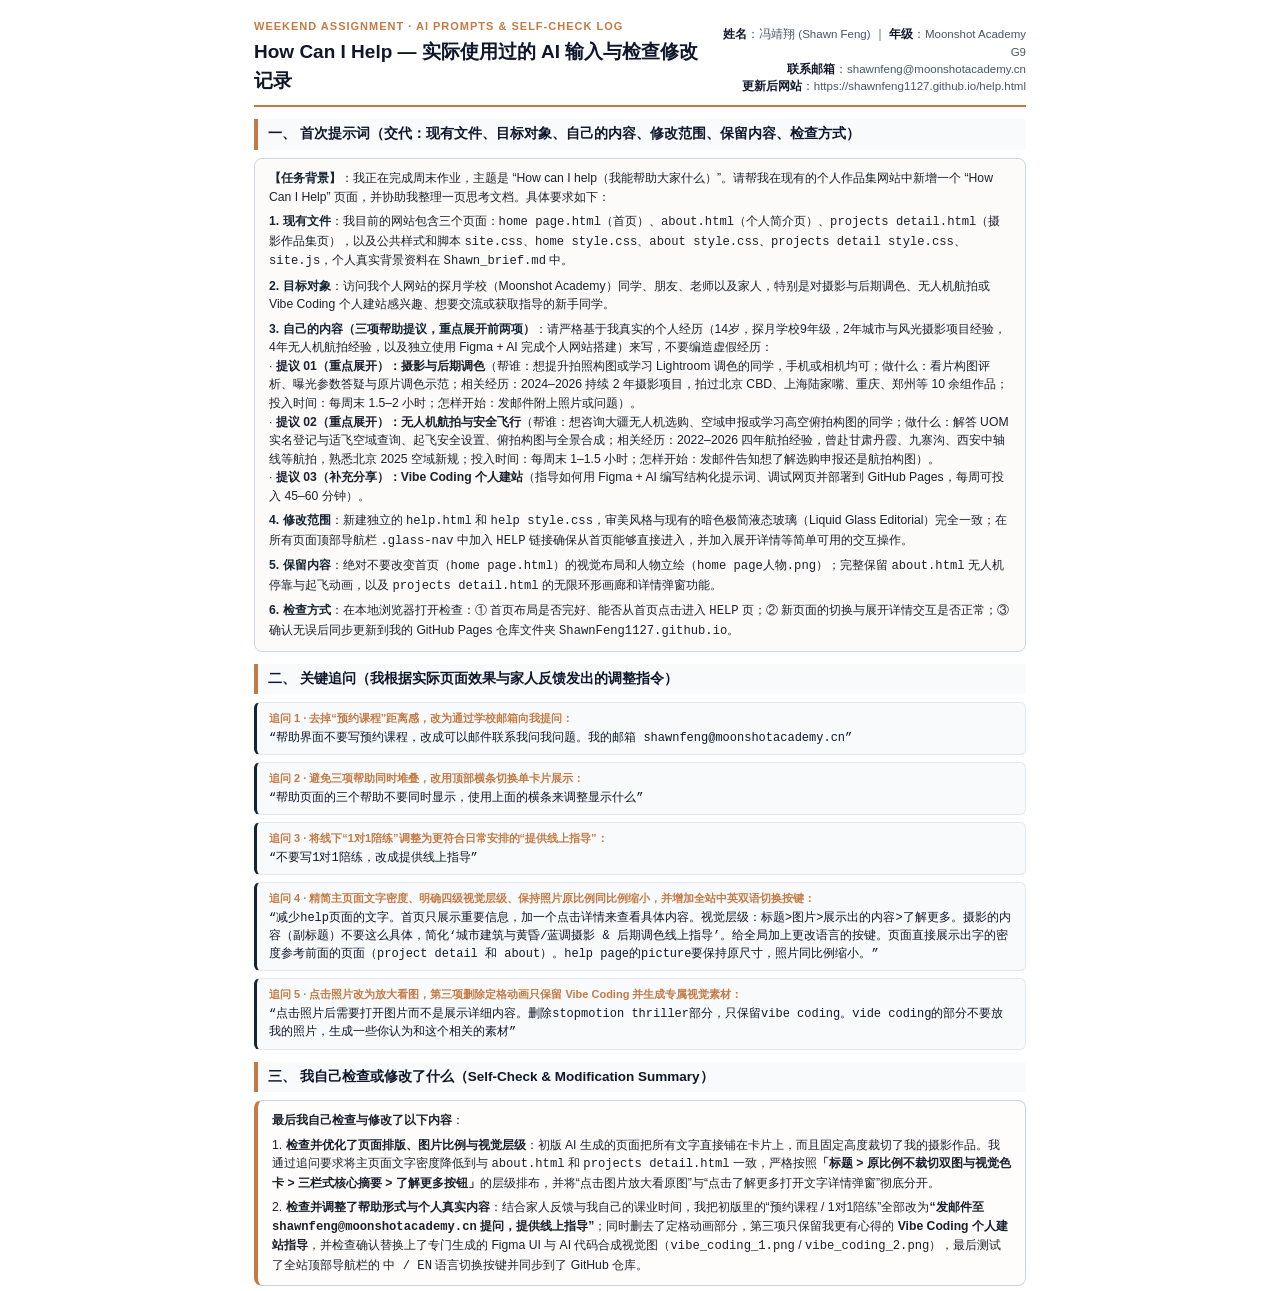
<file: 周末作业_How_Can_I_Help/冯靖翔_Shawn_How_Can_I_Help_AI提示词与检查修改记录.html>
<!DOCTYPE html>
<html lang="zh-CN">
<head>
  <meta charset="UTF-8">
  <title>How Can I Help — 实际使用过的 AI 提示词与检查修改记录（冯靖翔 Shawn Feng）</title>
  <style>
    @page {
      size: A4 portrait;
      margin: 12mm 14mm;
    }
    * {
      box-sizing: border-box;
      margin: 0;
      padding: 0;
    }
    body {
      font-family: "Microsoft YaHei", "PingFang SC", "Noto Sans SC", -apple-system, sans-serif;
      color: #1A202C;
      background: #FFFFFF;
      line-height: 1.52;
      font-size: 12.2px;
      max-width: 820px;
      margin: 0 auto;
      padding: 18px 24px;
    }
    .doc-header {
      border-bottom: 2px solid #C47A45;
      padding-bottom: 10px;
      margin-bottom: 12px;
      display: flex;
      justify-content: space-between;
      align-items: flex-end;
    }
    .doc-title {
      font-size: 19px;
      font-weight: 700;
      color: #0F172A;
    }
    .doc-subtitle {
      font-size: 11px;
      color: #C47A45;
      font-weight: 600;
      letter-spacing: 1px;
      text-transform: uppercase;
      margin-bottom: 3px;
    }
    .doc-meta {
      text-align: right;
      font-size: 11.5px;
      color: #475569;
      line-height: 1.5;
    }
    .doc-meta strong {
      color: #0F172A;
    }
    .section-title {
      font-size: 13.5px;
      font-weight: 700;
      color: #0F172A;
      background: #F8FAFC;
      border-left: 4px solid #C47A45;
      padding: 5px 10px;
      margin: 12px 0 8px;
    }
    .prompt-box {
      border: 1px solid #CBD5E1;
      border-radius: 8px;
      background: #FCFBF9;
      padding: 10px 14px;
      margin-bottom: 10px;
    }
    .prompt-item {
      margin-bottom: 6px;
    }
    .prompt-item:last-child {
      margin-bottom: 0;
    }
    .prompt-label {
      font-weight: 700;
      color: #162533;
    }
    .followup-list {
      display: flex;
      flex-direction: column;
      gap: 7px;
      margin-bottom: 10px;
    }
    .followup-card {
      border: 1px solid #E2E8F0;
      border-left: 3.5px solid #162533;
      border-radius: 6px;
      padding: 7px 12px;
      background: #F8FAFC;
    }
    .followup-tag {
      font-size: 11px;
      font-weight: 700;
      color: #C47A45;
      margin-bottom: 2px;
    }
    .followup-quote {
      font-family: "Consolas", "Microsoft YaHei", monospace;
      color: #0F172A;
      font-size: 12px;
    }
    .check-box {
      border: 1px solid #CBD5E1;
      border-left: 4px solid #C47A45;
      border-radius: 8px;
      padding: 10px 14px;
      background: #FFFDFB;
    }
    .check-box p {
      margin-bottom: 6px;
    }
    .check-box p:last-child {
      margin-bottom: 0;
    }
  </style>
</head>
<body>
  <header class="doc-header">
    <div>
      <div class="doc-subtitle">WEEKEND ASSIGNMENT · AI PROMPTS &amp; SELF-CHECK LOG</div>
      <h1 class="doc-title">How Can I Help — 实际使用过的 AI 输入与检查修改记录</h1>
    </div>
    <div class="doc-meta">
      <div><strong>姓名</strong>：冯靖翔 (Shawn Feng) ｜ <strong>年级</strong>：Moonshot Academy G9</div>
      <div><strong>联系邮箱</strong>：shawnfeng@moonshotacademy.cn</div>
      <div><strong>更新后网站</strong>：https://shawnfeng1127.github.io/help.html</div>
    </div>
  </header>

  <div class="section-title">一、 首次提示词（交代：现有文件、目标对象、自己的内容、修改范围、保留内容、检查方式）</div>
  <div class="prompt-box">
    <div class="prompt-item">
      <span class="prompt-label">【任务背景】</span>：我正在完成周末作业，主题是 “How can I help（我能帮助大家什么）”。请帮我在现有的个人作品集网站中新增一个 “How Can I Help” 页面，并协助我整理一页思考文档。具体要求如下：
    </div>
    <div class="prompt-item">
      <span class="prompt-label">1. 现有文件</span>：我目前的网站包含三个页面：<code>home page.html</code>（首页）、<code>about.html</code>（个人简介页）、<code>projects detail.html</code>（摄影作品集页），以及公共样式和脚本 <code>site.css</code>、<code>home style.css</code>、<code>about style.css</code>、<code>projects detail style.css</code>、<code>site.js</code>，个人真实背景资料在 <code>Shawn_brief.md</code> 中。
    </div>
    <div class="prompt-item">
      <span class="prompt-label">2. 目标对象</span>：访问我个人网站的探月学校（Moonshot Academy）同学、朋友、老师以及家人，特别是对摄影与后期调色、无人机航拍或 Vibe Coding 个人建站感兴趣、想要交流或获取指导的新手同学。
    </div>
    <div class="prompt-item">
      <span class="prompt-label">3. 自己的内容（三项帮助提议，重点展开前两项）</span>：请严格基于我真实的个人经历（14岁，探月学校9年级，2年城市与风光摄影项目经验，4年无人机航拍经验，以及独立使用 Figma + AI 完成个人网站搭建）来写，不要编造虚假经历：<br>
      · <strong>提议 01（重点展开）：摄影与后期调色</strong>（帮谁：想提升拍照构图或学习 Lightroom 调色的同学，手机或相机均可；做什么：看片构图评析、曝光参数答疑与原片调色示范；相关经历：2024–2026 持续 2 年摄影项目，拍过北京 CBD、上海陆家嘴、重庆、郑州等 10 余组作品；投入时间：每周末 1.5–2 小时；怎样开始：发邮件附上照片或问题）。<br>
      · <strong>提议 02（重点展开）：无人机航拍与安全飞行</strong>（帮谁：想咨询大疆无人机选购、空域申报或学习高空俯拍构图的同学；做什么：解答 UOM 实名登记与适飞空域查询、起飞安全设置、俯拍构图与全景合成；相关经历：2022–2026 四年航拍经验，曾赴甘肃丹霞、九寨沟、西安中轴线等航拍，熟悉北京 2025 空域新规；投入时间：每周末 1–1.5 小时；怎样开始：发邮件告知想了解选购申报还是航拍构图）。<br>
      · <strong>提议 03（补充分享）：Vibe Coding 个人建站</strong>（指导如何用 Figma + AI 编写结构化提示词、调试网页并部署到 GitHub Pages，每周可投入 45–60 分钟）。
    </div>
    <div class="prompt-item">
      <span class="prompt-label">4. 修改范围</span>：新建独立的 <code>help.html</code> 和 <code>help style.css</code>，审美风格与现有的暗色极简液态玻璃（Liquid Glass Editorial）完全一致；在所有页面顶部导航栏 <code>.glass-nav</code> 中加入 <code>HELP</code> 链接确保从首页能够直接进入，并加入展开详情等简单可用的交互操作。
    </div>
    <div class="prompt-item">
      <span class="prompt-label">5. 保留内容</span>：绝对不要改变首页（<code>home page.html</code>）的视觉布局和人物立绘（<code>home page人物.png</code>）；完整保留 <code>about.html</code> 无人机停靠与起飞动画，以及 <code>projects detail.html</code> 的无限环形画廊和详情弹窗功能。
    </div>
    <div class="prompt-item">
      <span class="prompt-label">6. 检查方式</span>：在本地浏览器打开检查：① 首页布局是否完好、能否从首页点击进入 <code>HELP</code> 页；② 新页面的切换与展开详情交互是否正常；③ 确认无误后同步更新到我的 GitHub Pages 仓库文件夹 <code>ShawnFeng1127.github.io</code>。
    </div>
  </div>

  <div class="section-title">二、 关键追问（我根据实际页面效果与家人反馈发出的调整指令）</div>
  <div class="followup-list">
    <div class="followup-card">
      <div class="followup-tag">追问 1 · 去掉“预约课程”距离感，改为通过学校邮箱向我提问：</div>
      <div class="followup-quote">“帮助界面不要写预约课程，改成可以邮件联系我问我问题。我的邮箱 shawnfeng@moonshotacademy.cn”</div>
    </div>
    <div class="followup-card">
      <div class="followup-tag">追问 2 · 避免三项帮助同时堆叠，改用顶部横条切换单卡片展示：</div>
      <div class="followup-quote">“帮助页面的三个帮助不要同时显示，使用上面的横条来调整显示什么”</div>
    </div>
    <div class="followup-card">
      <div class="followup-tag">追问 3 · 将线下“1对1陪练”调整为更符合日常安排的“提供线上指导”：</div>
      <div class="followup-quote">“不要写1对1陪练，改成提供线上指导”</div>
    </div>
    <div class="followup-card">
      <div class="followup-tag">追问 4 · 精简主页面文字密度、明确四级视觉层级、保持照片原比例同比例缩小，并增加全站中英双语切换按键：</div>
      <div class="followup-quote">“减少help页面的文字。首页只展示重要信息，加一个点击详情来查看具体内容。视觉层级：标题&gt;图片&gt;展示出的内容&gt;了解更多。摄影的内容（副标题）不要这么具体，简化‘城市建筑与黄昏/蓝调摄影 &amp; 后期调色线上指导’。给全局加上更改语言的按键。页面直接展示出字的密度参考前面的页面（project detail 和 about）。help page的picture要保持原尺寸，照片同比例缩小。”</div>
    </div>
    <div class="followup-card">
      <div class="followup-tag">追问 5 · 点击照片改为放大看图，第三项删除定格动画只保留 Vibe Coding 并生成专属视觉素材：</div>
      <div class="followup-quote">“点击照片后需要打开图片而不是展示详细内容。删除stopmotion thriller部分，只保留vibe coding。vide coding的部分不要放我的照片，生成一些你认为和这个相关的素材”</div>
    </div>
  </div>

  <div class="section-title">三、 我自己检查或修改了什么（Self-Check &amp; Modification Summary）</div>
  <div class="check-box">
    <p><strong>最后我自己检查与修改了以下内容</strong>：</p>
    <p>1. <strong>检查并优化了页面排版、图片比例与视觉层级</strong>：初版 AI 生成的页面把所有文字直接铺在卡片上，而且固定高度裁切了我的摄影作品。我通过追问要求将主页面文字密度降低到与 <code>about.html</code> 和 <code>projects detail.html</code> 一致，严格按照<strong>「标题 &gt; 原比例不裁切双图与视觉色卡 &gt; 三栏式核心摘要 &gt; 了解更多按钮」</strong>的层级排布，并将“点击图片放大看原图”与“点击了解更多打开文字详情弹窗”彻底分开。</p>
    <p>2. <strong>检查并调整了帮助形式与个人真实内容</strong>：结合家人反馈与我自己的课业时间，我把初版里的“预约课程 / 1对1陪练”全部改为<strong>“发邮件至 <code>shawnfeng@moonshotacademy.cn</code> 提问，提供线上指导”</strong>；同时删去了定格动画部分，第三项只保留我更有心得的 <strong>Vibe Coding 个人建站指导</strong>，并检查确认替换上了专门生成的 Figma UI 与 AI 代码合成视觉图（<code>vibe_coding_1.png</code> / <code>vibe_coding_2.png</code>），最后测试了全站顶部导航栏的 <code>中 / EN</code> 语言切换按键并同步到了 GitHub 仓库。</p>
  </div>
</body>
</html>
</file>
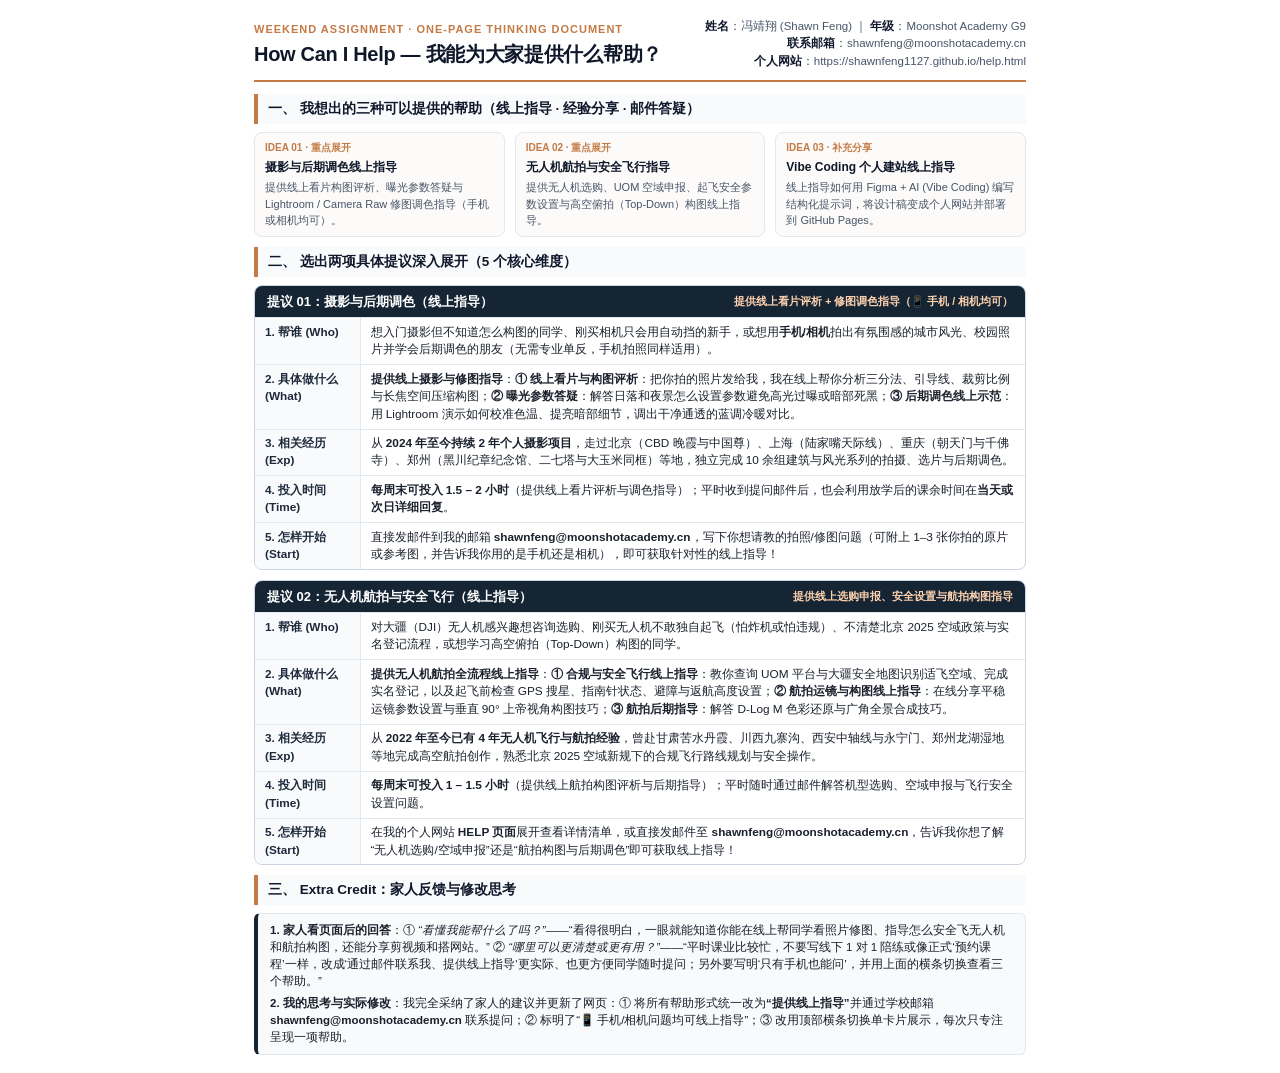
<file: 周末作业_How_Can_I_Help/冯靖翔_Shawn_How_Can_I_Help_一页思考文档.html>
<!DOCTYPE html>
<html lang="zh-CN">
<head>
  <meta charset="UTF-8">
  <title>How Can I Help — 一页思考文档（冯靖翔 Shawn Feng）</title>
  <style>
    @page {
      size: A4 portrait;
      margin: 12mm 14mm;
    }
    * {
      box-sizing: border-box;
      margin: 0;
      padding: 0;
    }
    body {
      font-family: "Microsoft YaHei", "PingFang SC", "Noto Sans SC", -apple-system, sans-serif;
      color: #1A202C;
      background: #FFFFFF;
      line-height: 1.48;
      font-size: 12.2px;
      max-width: 820px;
      margin: 0 auto;
      padding: 18px 24px;
    }
    .doc-header {
      border-bottom: 2px solid #C47A45;
      padding-bottom: 10px;
      margin-bottom: 12px;
      display: flex;
      justify-content: space-between;
      align-items: flex-end;
    }
    .doc-title {
      font-size: 20px;
      font-weight: 700;
      color: #0F172A;
      letter-spacing: -0.3px;
    }
    .doc-subtitle {
      font-size: 11px;
      color: #C47A45;
      font-weight: 600;
      letter-spacing: 1px;
      text-transform: uppercase;
      margin-bottom: 3px;
    }
    .doc-meta {
      text-align: right;
      font-size: 11.5px;
      color: #475569;
      line-height: 1.5;
    }
    .doc-meta strong {
      color: #0F172A;
    }
    .section-title {
      font-size: 13.5px;
      font-weight: 700;
      color: #0F172A;
      background: #F8FAFC;
      border-left: 4px solid #C47A45;
      padding: 5px 10px;
      margin: 10px 0 8px;
    }
    .ideas-list {
      display: grid;
      grid-template-columns: repeat(3, 1fr);
      gap: 10px;
      margin-bottom: 10px;
    }
    .idea-box {
      border: 1px solid #E2E8F0;
      border-radius: 8px;
      padding: 8px 10px;
      background: #FCFBF9;
    }
    .idea-tag {
      font-size: 10px;
      font-weight: 700;
      color: #C47A45;
      margin-bottom: 3px;
    }
    .idea-name {
      font-size: 12px;
      font-weight: 700;
      color: #0F172A;
      margin-bottom: 3px;
    }
    .idea-desc {
      font-size: 11px;
      color: #475569;
    }
    .proposal-card {
      border: 1px solid #CBD5E1;
      border-radius: 8px;
      overflow: hidden;
      margin-bottom: 10px;
    }
    .proposal-header {
      background: #162533;
      color: #FFFFFF;
      padding: 6px 12px;
      display: flex;
      justify-content: space-between;
      align-items: center;
    }
    .proposal-header h3 {
      font-size: 13px;
      font-weight: 700;
    }
    .proposal-header span {
      font-size: 10.5px;
      color: #FFD3B0;
      font-weight: 600;
    }
    table.proposal-table {
      width: 100%;
      border-collapse: collapse;
    }
    table.proposal-table th,
    table.proposal-table td {
      border-top: 1px solid #E2E8F0;
      padding: 5.5px 10px;
      text-align: left;
      vertical-align: top;
      font-size: 11.8px;
    }
    table.proposal-table th {
      width: 105px;
      background: #F8FAFC;
      color: #1E293B;
      font-weight: 700;
      border-right: 1px solid #E2E8F0;
    }
    .feedback-box {
      border: 1px solid #E2E8F0;
      border-left: 4px solid #162533;
      background: #F8FAFC;
      border-radius: 6px;
      padding: 8px 12px;
      font-size: 11.5px;
    }
    .feedback-box p {
      margin-bottom: 4px;
    }
    .feedback-box p:last-child {
      margin-bottom: 0;
    }
  </style>
</head>
<body>
  <header class="doc-header">
    <div>
      <div class="doc-subtitle">WEEKEND ASSIGNMENT · ONE-PAGE THINKING DOCUMENT</div>
      <h1 class="doc-title">How Can I Help — 我能为大家提供什么帮助？</h1>
    </div>
    <div class="doc-meta">
      <div><strong>姓名</strong>：冯靖翔 (Shawn Feng) ｜ <strong>年级</strong>：Moonshot Academy G9</div>
      <div><strong>联系邮箱</strong>：shawnfeng@moonshotacademy.cn</div>
      <div><strong>个人网站</strong>：https://shawnfeng1127.github.io/help.html</div>
    </div>
  </header>

  <div class="section-title">一、 我想出的三种可以提供的帮助（线上指导 · 经验分享 · 邮件答疑）</div>
  <div class="ideas-list">
    <div class="idea-box">
      <div class="idea-tag">IDEA 01 · 重点展开</div>
      <div class="idea-name">摄影与后期调色线上指导</div>
      <div class="idea-desc">提供线上看片构图评析、曝光参数答疑与 Lightroom / Camera Raw 修图调色指导（手机或相机均可）。</div>
    </div>
    <div class="idea-box">
      <div class="idea-tag">IDEA 02 · 重点展开</div>
      <div class="idea-name">无人机航拍与安全飞行指导</div>
      <div class="idea-desc">提供无人机选购、UOM 空域申报、起飞安全参数设置与高空俯拍（Top-Down）构图线上指导。</div>
    </div>
    <div class="idea-box">
      <div class="idea-tag">IDEA 03 · 补充分享</div>
      <div class="idea-name">Vibe Coding 个人建站线上指导</div>
      <div class="idea-desc">线上指导如何用 Figma + AI (Vibe Coding) 编写结构化提示词，将设计稿变成个人网站并部署到 GitHub Pages。</div>
    </div>
  </div>

  <div class="section-title">二、 选出两项具体提议深入展开（5 个核心维度）</div>

  <!-- Proposal 01 -->
  <div class="proposal-card">
    <div class="proposal-header">
      <h3>提议 01：摄影与后期调色（线上指导）</h3>
      <span>提供线上看片评析 + 修图调色指导（📱 手机 / 相机均可）</span>
    </div>
    <table class="proposal-table">
      <tr>
        <th>1. 帮谁 (Who)</th>
        <td>想入门摄影但不知道怎么构图的同学、刚买相机只会用自动挡的新手，或想用<strong>手机/相机</strong>拍出有氛围感的城市风光、校园照片并学会后期调色的朋友（无需专业单反，手机拍照同样适用）。</td>
      </tr>
      <tr>
        <th>2. 具体做什么 (What)</th>
        <td><strong>提供线上摄影与修图指导</strong>：<strong>① 线上看片与构图评析</strong>：把你拍的照片发给我，我在线上帮你分析三分法、引导线、裁剪比例与长焦空间压缩构图；<strong>② 曝光参数答疑</strong>：解答日落和夜景怎么设置参数避免高光过曝或暗部死黑；<strong>③ 后期调色线上示范</strong>：用 Lightroom 演示如何校准色温、提亮暗部细节，调出干净通透的蓝调冷暖对比。</td>
      </tr>
      <tr>
        <th>3. 相关经历 (Exp)</th>
        <td>从 <strong>2024 年至今持续 2 年个人摄影项目</strong>，走过北京（CBD 晚霞与中国尊）、上海（陆家嘴天际线）、重庆（朝天门与千佛寺）、郑州（黑川纪章纪念馆、二七塔与大玉米同框）等地，独立完成 10 余组建筑与风光系列的拍摄、选片与后期调色。</td>
      </tr>
      <tr>
        <th>4. 投入时间 (Time)</th>
        <td><strong>每周末可投入 1.5 – 2 小时</strong>（提供线上看片评析与调色指导）；平时收到提问邮件后，也会利用放学后的课余时间在<strong>当天或次日详细回复</strong>。</td>
      </tr>
      <tr>
        <th>5. 怎样开始 (Start)</th>
        <td>直接发邮件到我的邮箱 <strong>shawnfeng@moonshotacademy.cn</strong>，写下你想请教的拍照/修图问题（可附上 1–3 张你拍的原片或参考图，并告诉我你用的是手机还是相机），即可获取针对性的线上指导！</td>
      </tr>
    </table>
  </div>

  <!-- Proposal 02 -->
  <div class="proposal-card">
    <div class="proposal-header">
      <h3>提议 02：无人机航拍与安全飞行（线上指导）</h3>
      <span>提供线上选购申报、安全设置与航拍构图指导</span>
    </div>
    <table class="proposal-table">
      <tr>
        <th>1. 帮谁 (Who)</th>
        <td>对大疆（DJI）无人机感兴趣想咨询选购、刚买无人机不敢独自起飞（怕炸机或怕违规）、不清楚北京 2025 空域政策与实名登记流程，或想学习高空俯拍（Top-Down）构图的同学。</td>
      </tr>
      <tr>
        <th>2. 具体做什么 (What)</th>
        <td><strong>提供无人机航拍全流程线上指导</strong>：<strong>① 合规与安全飞行线上指导</strong>：教你查询 UOM 平台与大疆安全地图识别适飞空域、完成实名登记，以及起飞前检查 GPS 搜星、指南针状态、避障与返航高度设置；<strong>② 航拍运镜与构图线上指导</strong>：在线分享平稳运镜参数设置与垂直 90° 上帝视角构图技巧；<strong>③ 航拍后期指导</strong>：解答 D-Log M 色彩还原与广角全景合成技巧。</td>
      </tr>
      <tr>
        <th>3. 相关经历 (Exp)</th>
        <td>从 <strong>2022 年至今已有 4 年无人机飞行与航拍经验</strong>，曾赴甘肃苦水丹霞、川西九寨沟、西安中轴线与永宁门、郑州龙湖湿地等地完成高空航拍创作，熟悉北京 2025 空域新规下的合规飞行路线规划与安全操作。</td>
      </tr>
      <tr>
        <th>4. 投入时间 (Time)</th>
        <td><strong>每周末可投入 1 – 1.5 小时</strong>（提供线上航拍构图评析与后期指导）；平时随时通过邮件解答机型选购、空域申报与飞行安全设置问题。</td>
      </tr>
      <tr>
        <th>5. 怎样开始 (Start)</th>
        <td>在我的个人网站 <strong>HELP 页面</strong>展开查看详情清单，或直接发邮件至 <strong>shawnfeng@moonshotacademy.cn</strong>，告诉我你想了解“无人机选购/空域申报”还是“航拍构图与后期调色”即可获取线上指导！</td>
      </tr>
    </table>
  </div>

  <div class="section-title">三、 Extra Credit：家人反馈与修改思考</div>
  <div class="feedback-box">
    <p><strong>1. 家人看页面后的回答</strong>：① <em>“看懂我能帮什么了吗？”</em>——“看得很明白，一眼就能知道你能在线上帮同学看照片修图、指导怎么安全飞无人机和航拍构图，还能分享剪视频和搭网站。” ② <em>“哪里可以更清楚或更有用？”</em>——“平时课业比较忙，不要写线下 1 对 1 陪练或像正式‘预约课程’一样，改成‘通过邮件联系我、提供线上指导’更实际、也更方便同学随时提问；另外要写明‘只有手机也能问’，并用上面的横条切换查看三个帮助。”</p>
    <p><strong>2. 我的思考与实际修改</strong>：我完全采纳了家人的建议并更新了网页：① 将所有帮助形式统一改为<strong>“提供线上指导”</strong>并通过学校邮箱 <strong>shawnfeng@moonshotacademy.cn</strong> 联系提问；② 标明了“📱 手机/相机问题均可线上指导”；③ 改用顶部横条切换单卡片展示，每次只专注呈现一项帮助。</p>
  </div>
</body>
</html>
</file>
